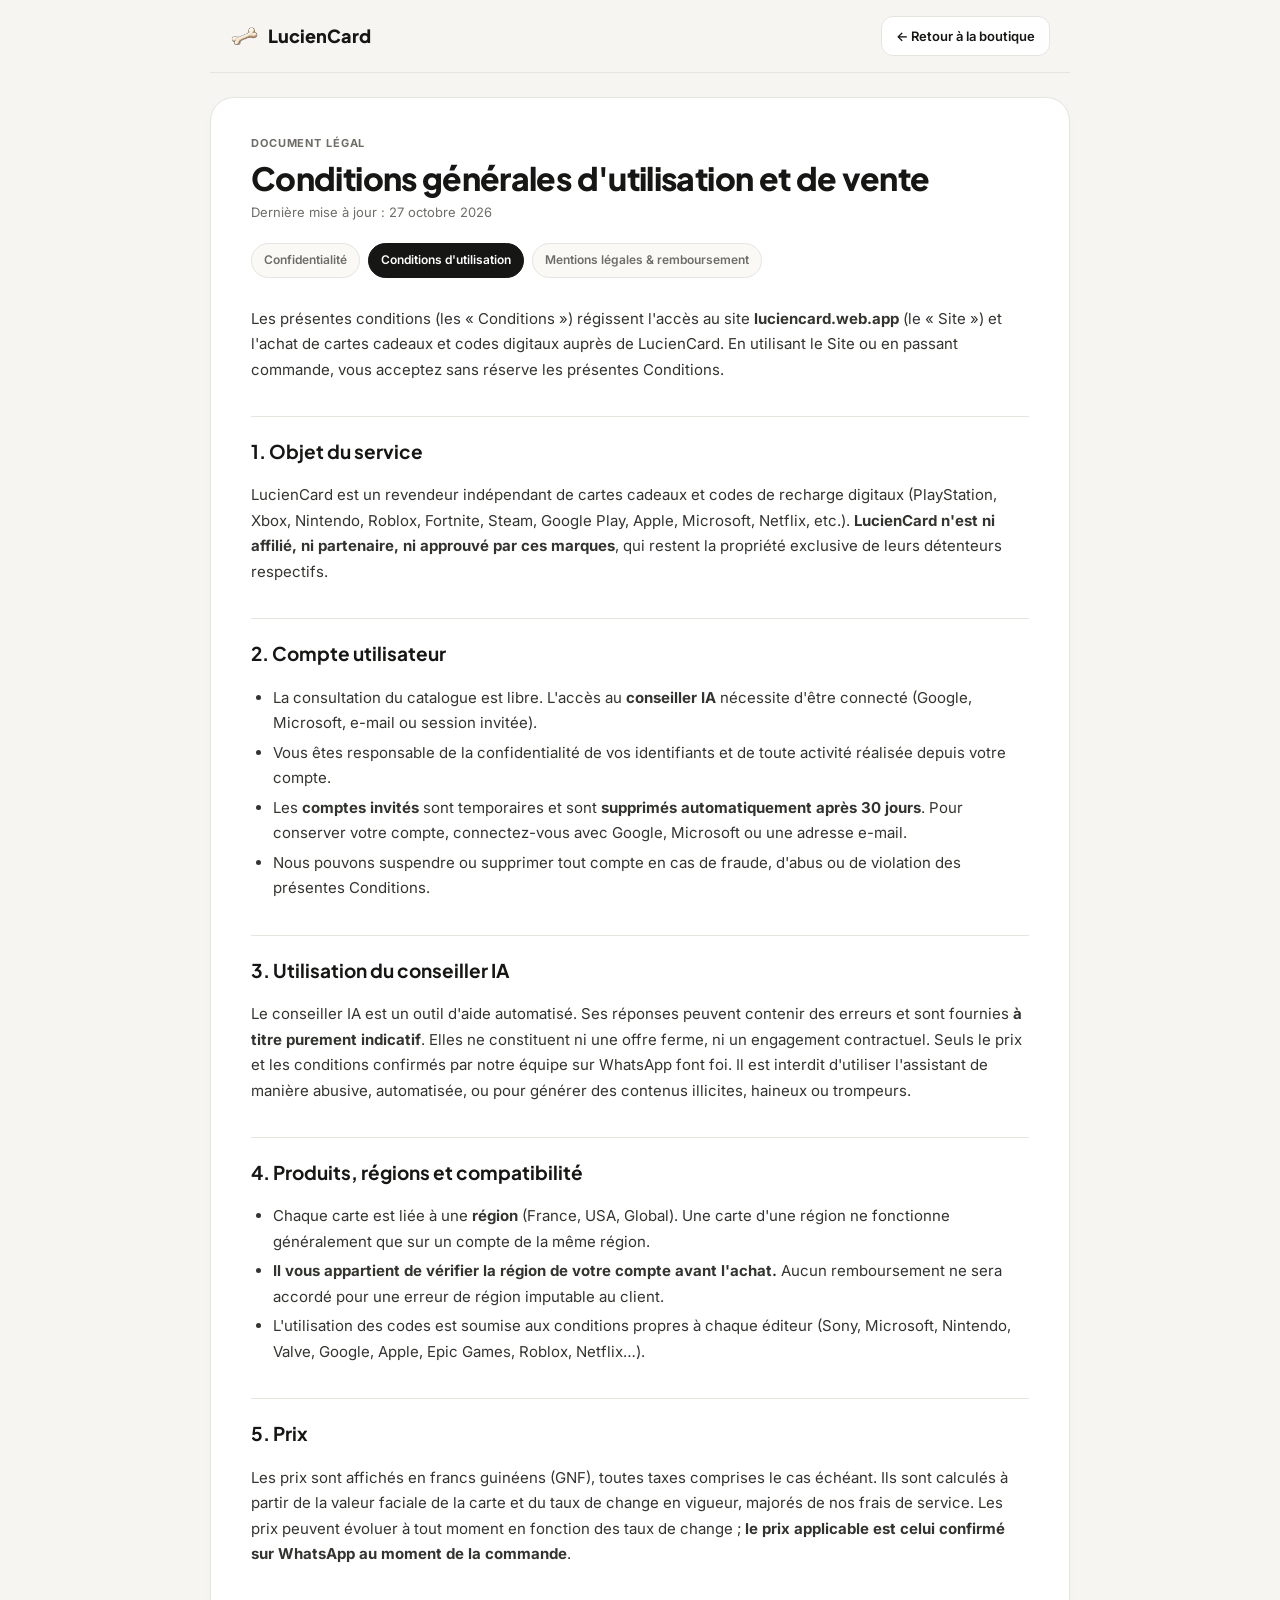
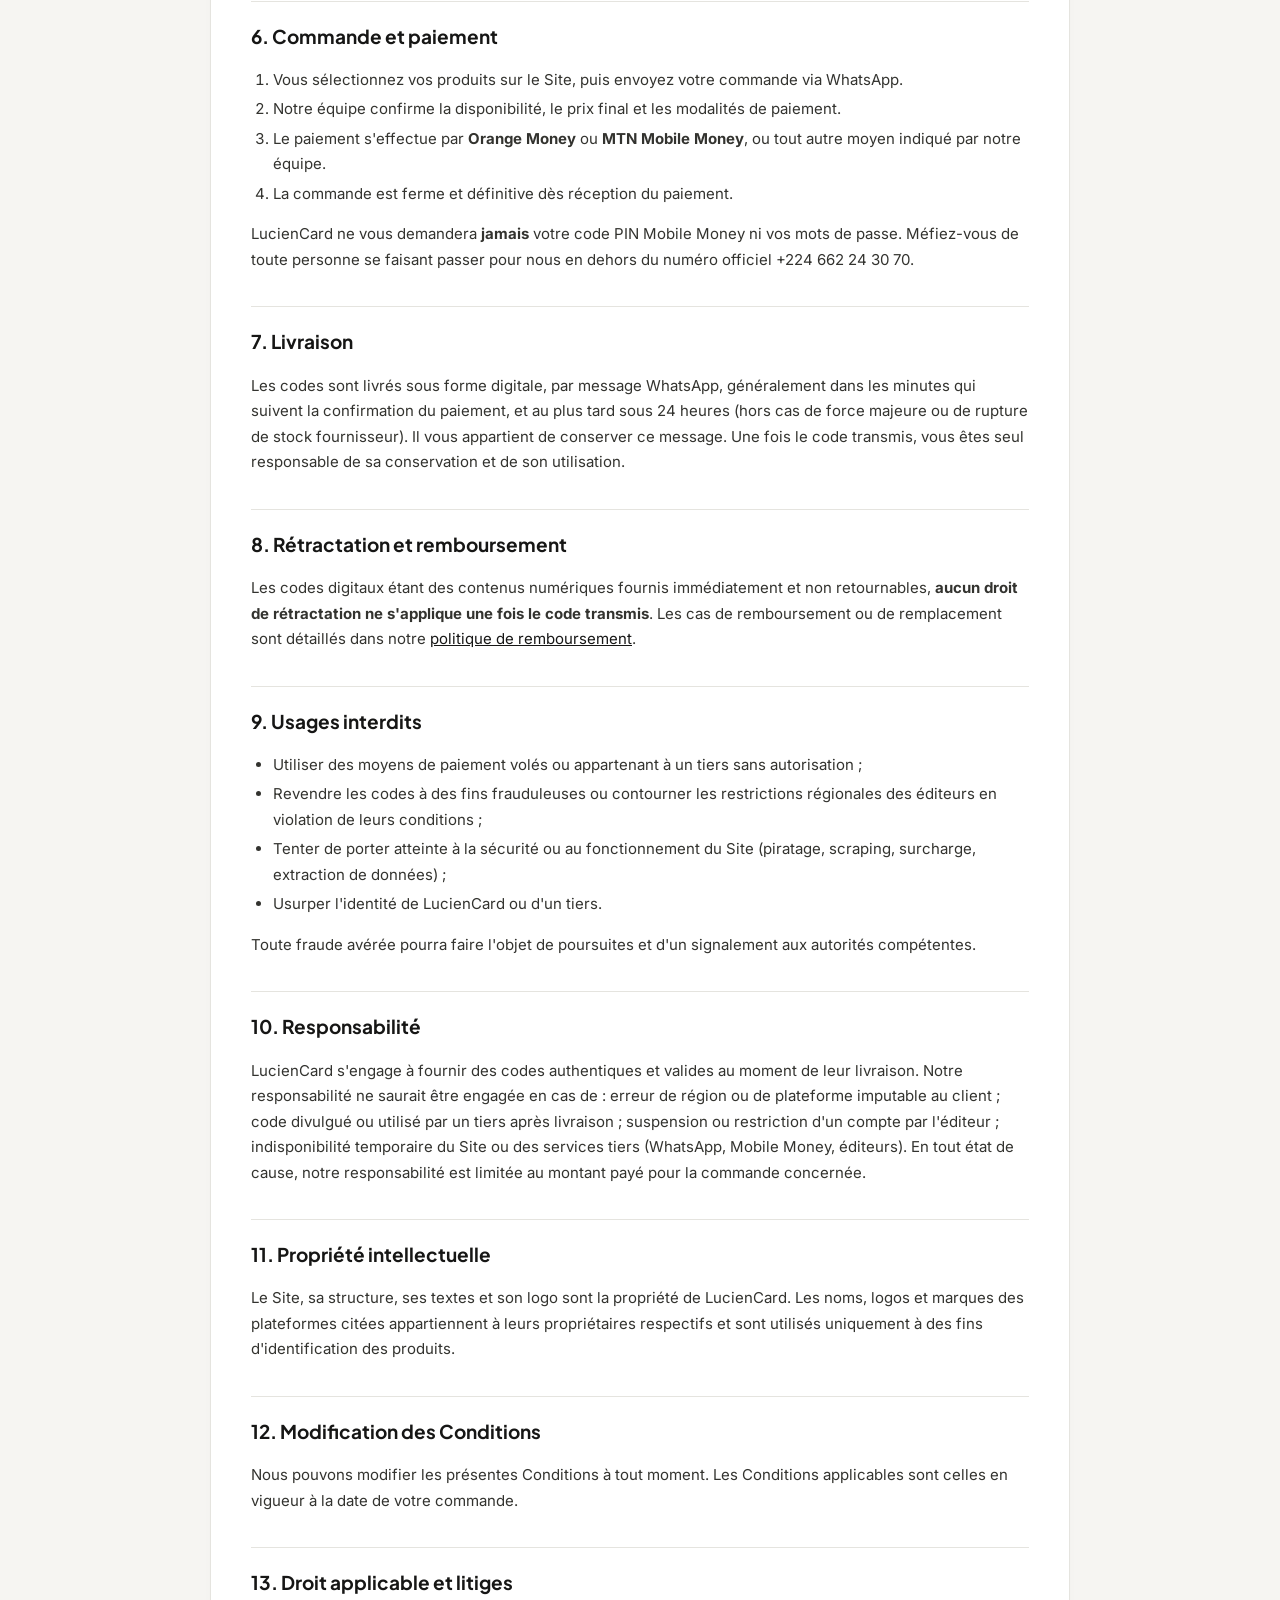
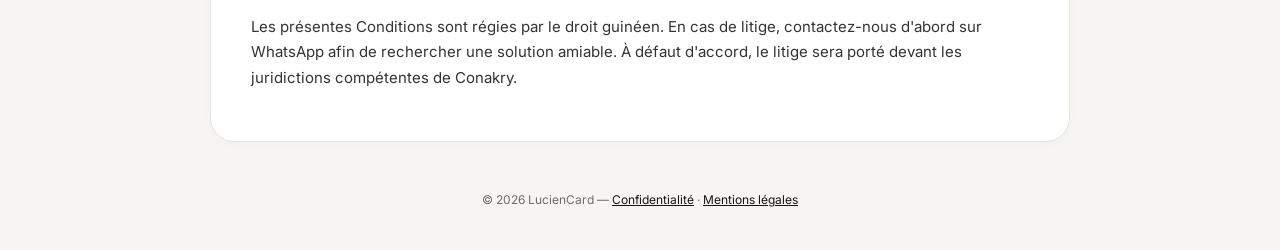
<file: conditions.html>
<!DOCTYPE html>
<html lang="fr">
<head>
  <meta charset="UTF-8" />
  <meta name="viewport" content="width=device-width, initial-scale=1.0" />
  <title>Conditions d'utilisation et de vente — LucienCard</title>
  <link rel="icon" type="image/webp" href="logo.webp" />
  <link rel="stylesheet" href="legal.css" />
</head>
<body>
  <header class="top">
    <a href="/" class="brand"><img src="logo.webp" alt="" onerror="this.style.display='none'" /> LucienCard</a>
    <a href="/" class="back">← Retour à la boutique</a>
  </header>

  <main class="doc">
    <p class="kicker">Document légal</p>
    <h1>Conditions générales d'utilisation et de vente</h1>
    <p class="updated">Dernière mise à jour : 27 octobre 2026</p>

    <nav class="toc">
      <a href="/confidentialite.html">Confidentialité</a>
      <a href="/conditions.html" class="active">Conditions d'utilisation</a>
      <a href="/mentions-legales.html">Mentions légales &amp; remboursement</a>
    </nav>

    <p>Les présentes conditions (les « Conditions ») régissent l'accès au site <strong>luciencard.web.app</strong> (le « Site ») et l'achat de cartes cadeaux et codes digitaux auprès de LucienCard. En utilisant le Site ou en passant commande, vous acceptez sans réserve les présentes Conditions.</p>

    <h2>1. Objet du service</h2>
    <p>LucienCard est un revendeur indépendant de cartes cadeaux et codes de recharge digitaux (PlayStation, Xbox, Nintendo, Roblox, Fortnite, Steam, Google Play, Apple, Microsoft, Netflix, etc.). <strong>LucienCard n'est ni affilié, ni partenaire, ni approuvé par ces marques</strong>, qui restent la propriété exclusive de leurs détenteurs respectifs.</p>

    <h2>2. Compte utilisateur</h2>
    <ul>
      <li>La consultation du catalogue est libre. L'accès au <strong>conseiller IA</strong> nécessite d'être connecté (Google, Microsoft, e-mail ou session invitée).</li>
      <li>Vous êtes responsable de la confidentialité de vos identifiants et de toute activité réalisée depuis votre compte.</li>
      <li>Les <strong>comptes invités</strong> sont temporaires et sont <strong>supprimés automatiquement après 30 jours</strong>. Pour conserver votre compte, connectez-vous avec Google, Microsoft ou une adresse e-mail.</li>
      <li>Nous pouvons suspendre ou supprimer tout compte en cas de fraude, d'abus ou de violation des présentes Conditions.</li>
    </ul>

    <h2>3. Utilisation du conseiller IA</h2>
    <p>Le conseiller IA est un outil d'aide automatisé. Ses réponses peuvent contenir des erreurs et sont fournies <strong>à titre purement indicatif</strong>. Elles ne constituent ni une offre ferme, ni un engagement contractuel. Seuls le prix et les conditions confirmés par notre équipe sur WhatsApp font foi. Il est interdit d'utiliser l'assistant de manière abusive, automatisée, ou pour générer des contenus illicites, haineux ou trompeurs.</p>

    <h2>4. Produits, régions et compatibilité</h2>
    <ul>
      <li>Chaque carte est liée à une <strong>région</strong> (France, USA, Global). Une carte d'une région ne fonctionne généralement que sur un compte de la même région.</li>
      <li><strong>Il vous appartient de vérifier la région de votre compte avant l'achat.</strong> Aucun remboursement ne sera accordé pour une erreur de région imputable au client.</li>
      <li>L'utilisation des codes est soumise aux conditions propres à chaque éditeur (Sony, Microsoft, Nintendo, Valve, Google, Apple, Epic Games, Roblox, Netflix…).</li>
    </ul>

    <h2>5. Prix</h2>
    <p>Les prix sont affichés en francs guinéens (GNF), toutes taxes comprises le cas échéant. Ils sont calculés à partir de la valeur faciale de la carte et du taux de change en vigueur, majorés de nos frais de service. Les prix peuvent évoluer à tout moment en fonction des taux de change ; <strong>le prix applicable est celui confirmé sur WhatsApp au moment de la commande</strong>.</p>

    <h2>6. Commande et paiement</h2>
    <ol>
      <li>Vous sélectionnez vos produits sur le Site, puis envoyez votre commande via WhatsApp.</li>
      <li>Notre équipe confirme la disponibilité, le prix final et les modalités de paiement.</li>
      <li>Le paiement s'effectue par <strong>Orange Money</strong> ou <strong>MTN Mobile Money</strong>, ou tout autre moyen indiqué par notre équipe.</li>
      <li>La commande est ferme et définitive dès réception du paiement.</li>
    </ol>
    <p>LucienCard ne vous demandera <strong>jamais</strong> votre code PIN Mobile Money ni vos mots de passe. Méfiez-vous de toute personne se faisant passer pour nous en dehors du numéro officiel +224 662 24 30 70.</p>

    <h2>7. Livraison</h2>
    <p>Les codes sont livrés sous forme digitale, par message WhatsApp, généralement dans les minutes qui suivent la confirmation du paiement, et au plus tard sous 24 heures (hors cas de force majeure ou de rupture de stock fournisseur). Il vous appartient de conserver ce message. Une fois le code transmis, vous êtes seul responsable de sa conservation et de son utilisation.</p>

    <h2>8. Rétractation et remboursement</h2>
    <p>Les codes digitaux étant des contenus numériques fournis immédiatement et non retournables, <strong>aucun droit de rétractation ne s'applique une fois le code transmis</strong>. Les cas de remboursement ou de remplacement sont détaillés dans notre <a href="/mentions-legales.html#remboursement">politique de remboursement</a>.</p>

    <h2>9. Usages interdits</h2>
    <ul>
      <li>Utiliser des moyens de paiement volés ou appartenant à un tiers sans autorisation ;</li>
      <li>Revendre les codes à des fins frauduleuses ou contourner les restrictions régionales des éditeurs en violation de leurs conditions ;</li>
      <li>Tenter de porter atteinte à la sécurité ou au fonctionnement du Site (piratage, scraping, surcharge, extraction de données) ;</li>
      <li>Usurper l'identité de LucienCard ou d'un tiers.</li>
    </ul>
    <p>Toute fraude avérée pourra faire l'objet de poursuites et d'un signalement aux autorités compétentes.</p>

    <h2>10. Responsabilité</h2>
    <p>LucienCard s'engage à fournir des codes authentiques et valides au moment de leur livraison. Notre responsabilité ne saurait être engagée en cas de : erreur de région ou de plateforme imputable au client ; code divulgué ou utilisé par un tiers après livraison ; suspension ou restriction d'un compte par l'éditeur ; indisponibilité temporaire du Site ou des services tiers (WhatsApp, Mobile Money, éditeurs). En tout état de cause, notre responsabilité est limitée au montant payé pour la commande concernée.</p>

    <h2>11. Propriété intellectuelle</h2>
    <p>Le Site, sa structure, ses textes et son logo sont la propriété de LucienCard. Les noms, logos et marques des plateformes citées appartiennent à leurs propriétaires respectifs et sont utilisés uniquement à des fins d'identification des produits.</p>

    <h2>12. Modification des Conditions</h2>
    <p>Nous pouvons modifier les présentes Conditions à tout moment. Les Conditions applicables sont celles en vigueur à la date de votre commande.</p>

    <h2>13. Droit applicable et litiges</h2>
    <p>Les présentes Conditions sont régies par le droit guinéen. En cas de litige, contactez-nous d'abord sur WhatsApp afin de rechercher une solution amiable. À défaut d'accord, le litige sera porté devant les juridictions compétentes de Conakry.</p>
  </main>

  <footer class="foot">© 2026 LucienCard — <a href="/confidentialite.html">Confidentialité</a> · <a href="/mentions-legales.html">Mentions légales</a></footer>
</body>
</html>
</file>
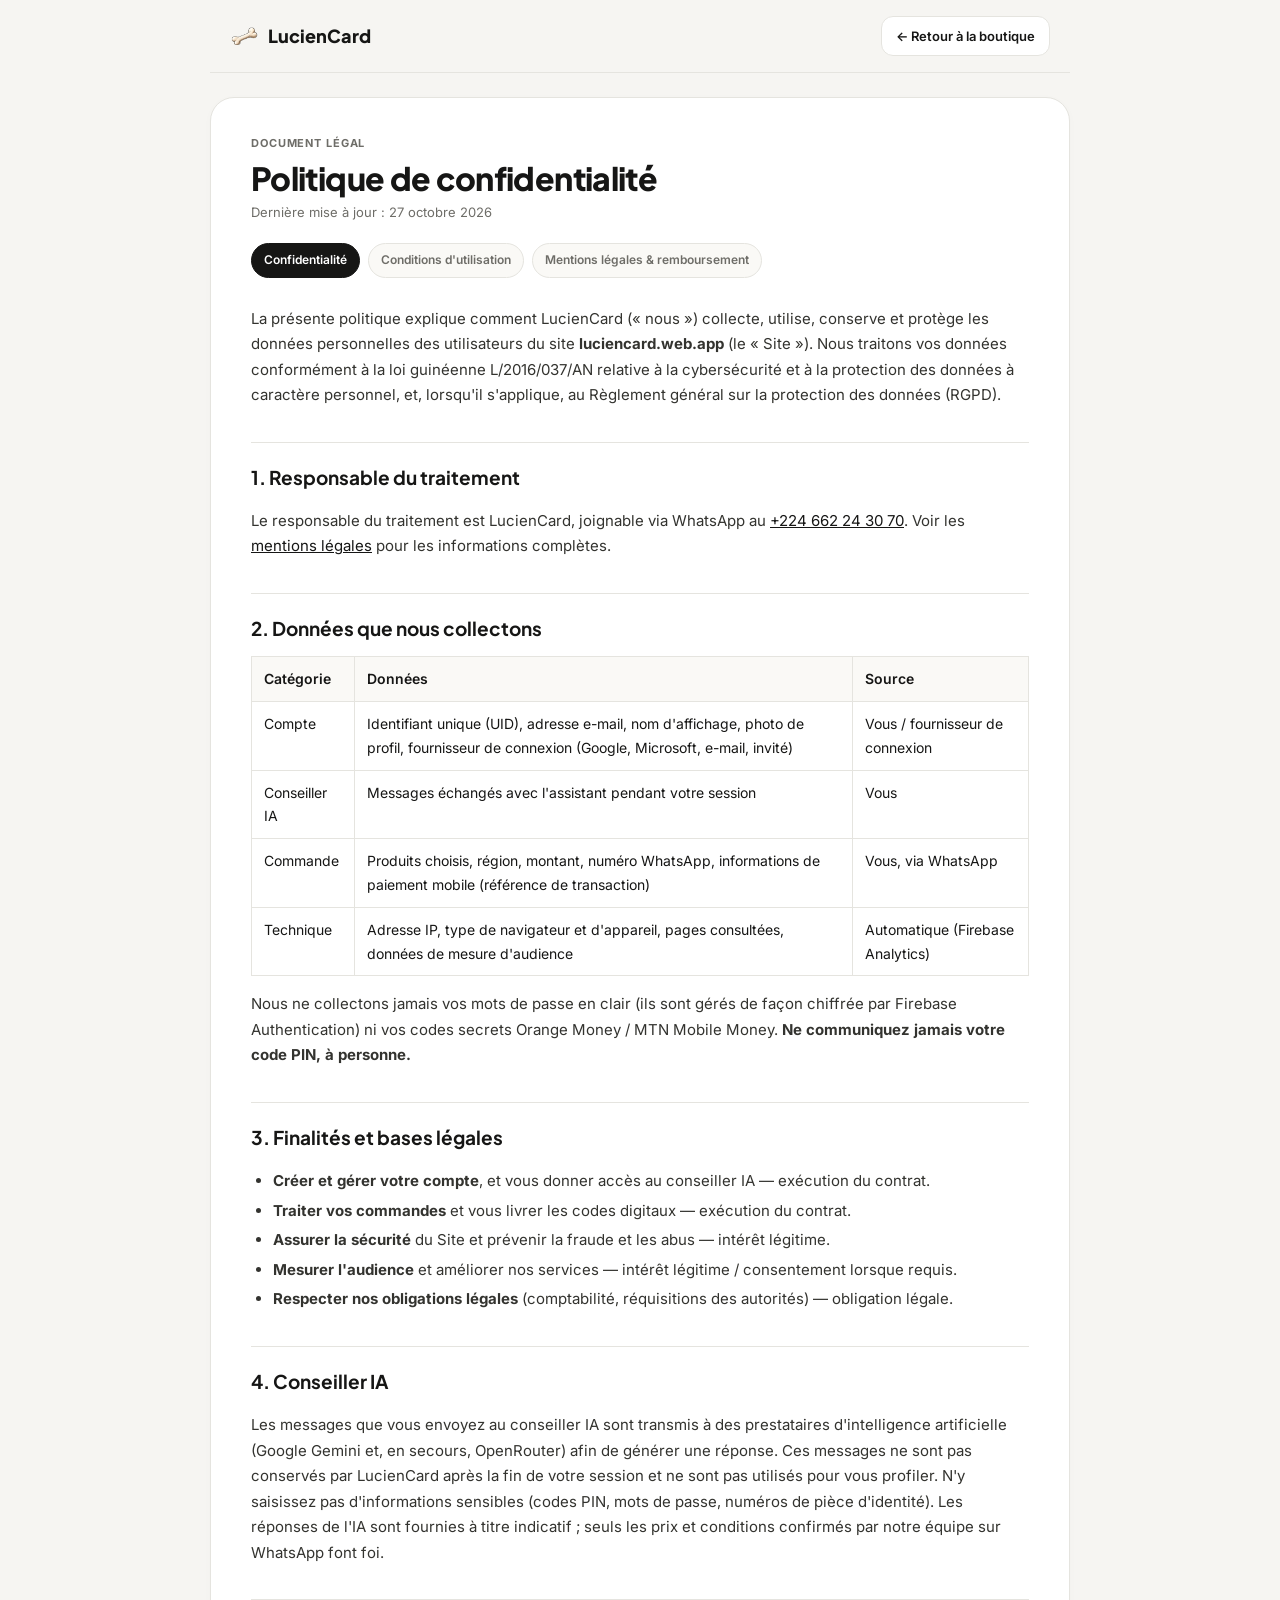
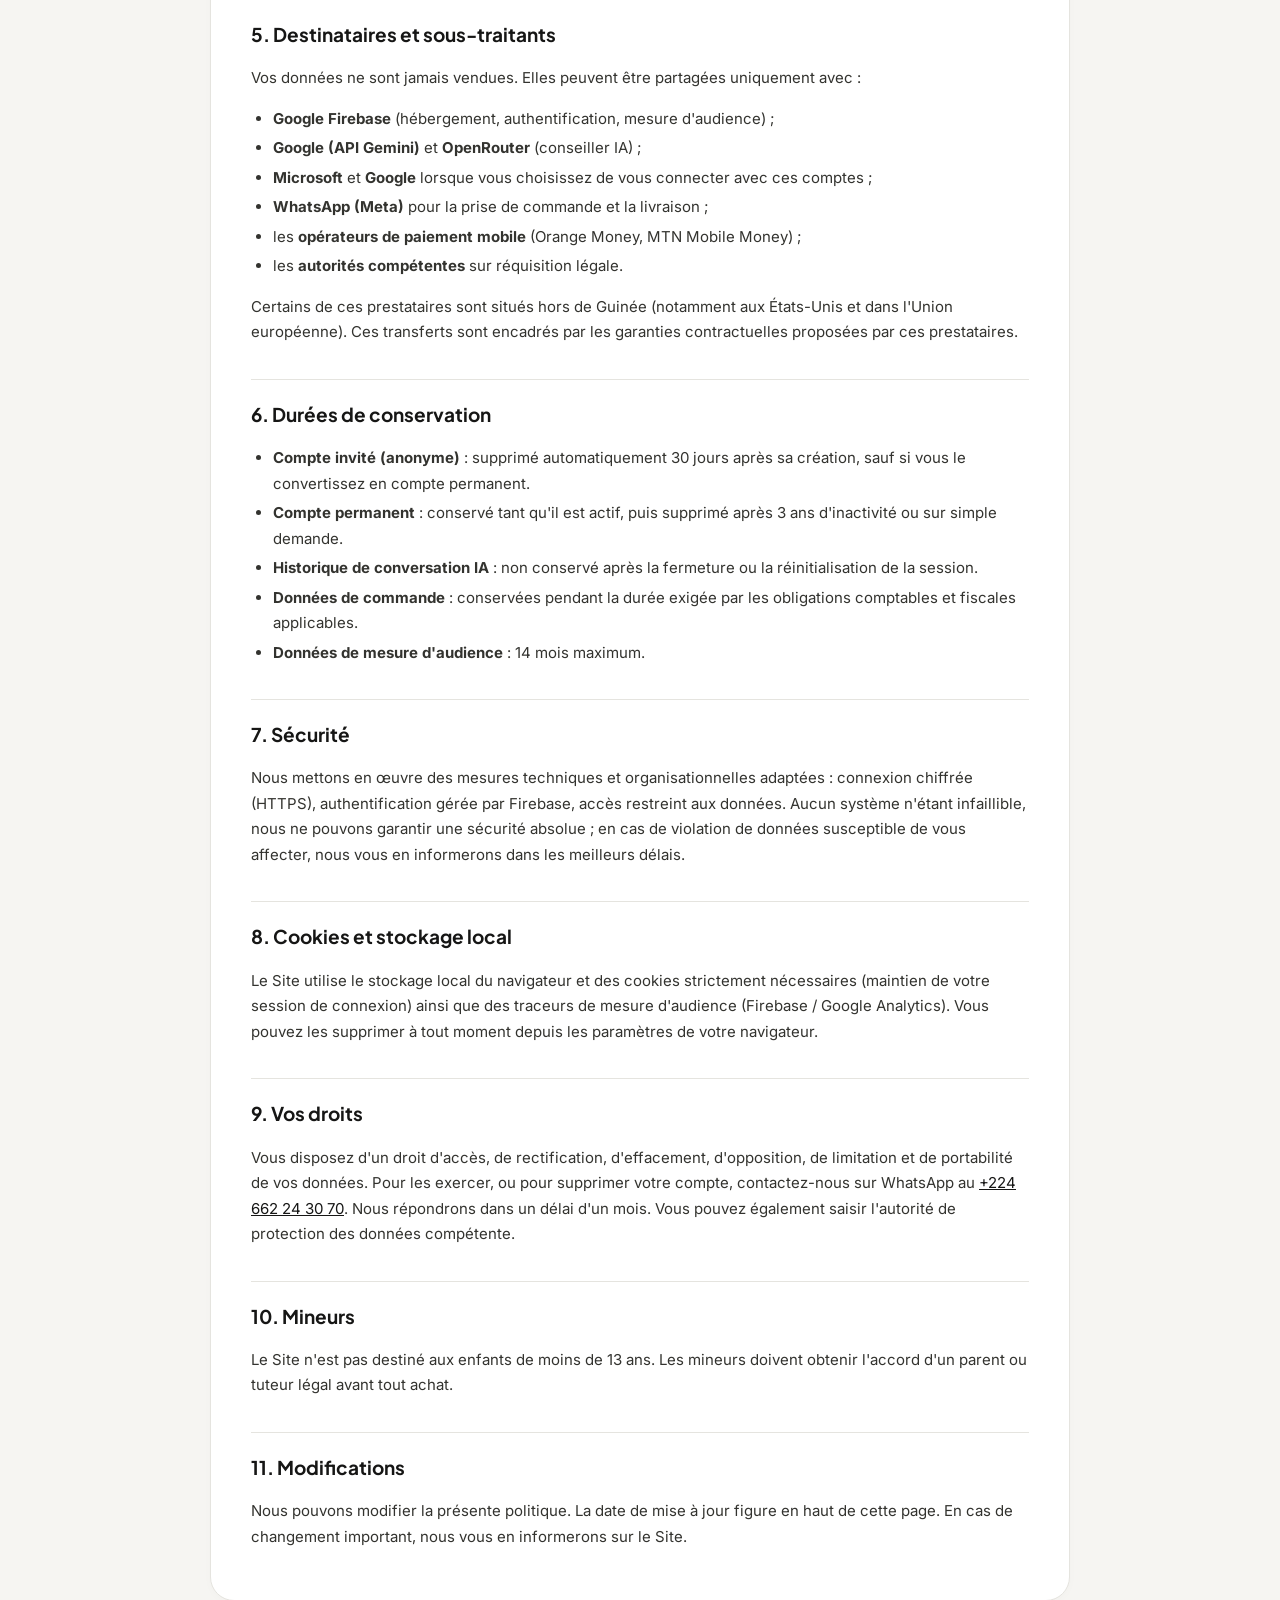
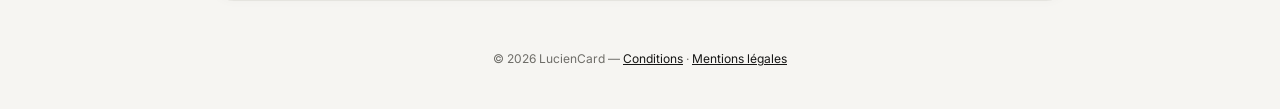
<file: confidentialite.html>
<!DOCTYPE html>
<html lang="fr">
<head>
  <meta charset="UTF-8" />
  <meta name="viewport" content="width=device-width, initial-scale=1.0" />
  <title>Politique de confidentialité — LucienCard</title>
  <link rel="icon" type="image/webp" href="logo.webp" />
  <link rel="stylesheet" href="legal.css" />
</head>
<body>
  <header class="top">
    <a href="/" class="brand"><img src="logo.webp" alt="" onerror="this.style.display='none'" /> LucienCard</a>
    <a href="/" class="back">← Retour à la boutique</a>
  </header>

  <main class="doc">
    <p class="kicker">Document légal</p>
    <h1>Politique de confidentialité</h1>
    <p class="updated">Dernière mise à jour : 27 octobre 2026</p>

    <nav class="toc">
      <a href="/confidentialite.html" class="active">Confidentialité</a>
      <a href="/conditions.html">Conditions d'utilisation</a>
      <a href="/mentions-legales.html">Mentions légales &amp; remboursement</a>
    </nav>

    <p>La présente politique explique comment LucienCard (« nous ») collecte, utilise, conserve et protège les données personnelles des utilisateurs du site <strong>luciencard.web.app</strong> (le « Site »). Nous traitons vos données conformément à la loi guinéenne L/2016/037/AN relative à la cybersécurité et à la protection des données à caractère personnel, et, lorsqu'il s'applique, au Règlement général sur la protection des données (RGPD).</p>

    <h2>1. Responsable du traitement</h2>
    <p>Le responsable du traitement est LucienCard, joignable via WhatsApp au <a href="https://wa.me/224662243070">+224 662 24 30 70</a>. Voir les <a href="/mentions-legales.html">mentions légales</a> pour les informations complètes.</p>

    <h2>2. Données que nous collectons</h2>
    <table>
      <thead><tr><th>Catégorie</th><th>Données</th><th>Source</th></tr></thead>
      <tbody>
        <tr><td>Compte</td><td>Identifiant unique (UID), adresse e-mail, nom d'affichage, photo de profil, fournisseur de connexion (Google, Microsoft, e-mail, invité)</td><td>Vous / fournisseur de connexion</td></tr>
        <tr><td>Conseiller IA</td><td>Messages échangés avec l'assistant pendant votre session</td><td>Vous</td></tr>
        <tr><td>Commande</td><td>Produits choisis, région, montant, numéro WhatsApp, informations de paiement mobile (référence de transaction)</td><td>Vous, via WhatsApp</td></tr>
        <tr><td>Technique</td><td>Adresse IP, type de navigateur et d'appareil, pages consultées, données de mesure d'audience</td><td>Automatique (Firebase Analytics)</td></tr>
      </tbody>
    </table>
    <p>Nous ne collectons jamais vos mots de passe en clair (ils sont gérés de façon chiffrée par Firebase Authentication) ni vos codes secrets Orange Money / MTN Mobile Money. <strong>Ne communiquez jamais votre code PIN, à personne.</strong></p>

    <h2>3. Finalités et bases légales</h2>
    <ul>
      <li><strong>Créer et gérer votre compte</strong>, et vous donner accès au conseiller IA — exécution du contrat.</li>
      <li><strong>Traiter vos commandes</strong> et vous livrer les codes digitaux — exécution du contrat.</li>
      <li><strong>Assurer la sécurité</strong> du Site et prévenir la fraude et les abus — intérêt légitime.</li>
      <li><strong>Mesurer l'audience</strong> et améliorer nos services — intérêt légitime / consentement lorsque requis.</li>
      <li><strong>Respecter nos obligations légales</strong> (comptabilité, réquisitions des autorités) — obligation légale.</li>
    </ul>

    <h2>4. Conseiller IA</h2>
    <p>Les messages que vous envoyez au conseiller IA sont transmis à des prestataires d'intelligence artificielle (Google Gemini et, en secours, OpenRouter) afin de générer une réponse. Ces messages ne sont pas conservés par LucienCard après la fin de votre session et ne sont pas utilisés pour vous profiler. N'y saisissez pas d'informations sensibles (codes PIN, mots de passe, numéros de pièce d'identité). Les réponses de l'IA sont fournies à titre indicatif ; seuls les prix et conditions confirmés par notre équipe sur WhatsApp font foi.</p>

    <h2>5. Destinataires et sous-traitants</h2>
    <p>Vos données ne sont jamais vendues. Elles peuvent être partagées uniquement avec :</p>
    <ul>
      <li><strong>Google Firebase</strong> (hébergement, authentification, mesure d'audience) ;</li>
      <li><strong>Google (API Gemini)</strong> et <strong>OpenRouter</strong> (conseiller IA) ;</li>
      <li><strong>Microsoft</strong> et <strong>Google</strong> lorsque vous choisissez de vous connecter avec ces comptes ;</li>
      <li><strong>WhatsApp (Meta)</strong> pour la prise de commande et la livraison ;</li>
      <li>les <strong>opérateurs de paiement mobile</strong> (Orange Money, MTN Mobile Money) ;</li>
      <li>les <strong>autorités compétentes</strong> sur réquisition légale.</li>
    </ul>
    <p>Certains de ces prestataires sont situés hors de Guinée (notamment aux États-Unis et dans l'Union européenne). Ces transferts sont encadrés par les garanties contractuelles proposées par ces prestataires.</p>

    <h2>6. Durées de conservation</h2>
    <ul>
      <li><strong>Compte invité (anonyme)</strong> : supprimé automatiquement 30 jours après sa création, sauf si vous le convertissez en compte permanent.</li>
      <li><strong>Compte permanent</strong> : conservé tant qu'il est actif, puis supprimé après 3 ans d'inactivité ou sur simple demande.</li>
      <li><strong>Historique de conversation IA</strong> : non conservé après la fermeture ou la réinitialisation de la session.</li>
      <li><strong>Données de commande</strong> : conservées pendant la durée exigée par les obligations comptables et fiscales applicables.</li>
      <li><strong>Données de mesure d'audience</strong> : 14 mois maximum.</li>
    </ul>

    <h2>7. Sécurité</h2>
    <p>Nous mettons en œuvre des mesures techniques et organisationnelles adaptées : connexion chiffrée (HTTPS), authentification gérée par Firebase, accès restreint aux données. Aucun système n'étant infaillible, nous ne pouvons garantir une sécurité absolue ; en cas de violation de données susceptible de vous affecter, nous vous en informerons dans les meilleurs délais.</p>

    <h2>8. Cookies et stockage local</h2>
    <p>Le Site utilise le stockage local du navigateur et des cookies strictement nécessaires (maintien de votre session de connexion) ainsi que des traceurs de mesure d'audience (Firebase / Google Analytics). Vous pouvez les supprimer à tout moment depuis les paramètres de votre navigateur.</p>

    <h2>9. Vos droits</h2>
    <p>Vous disposez d'un droit d'accès, de rectification, d'effacement, d'opposition, de limitation et de portabilité de vos données. Pour les exercer, ou pour supprimer votre compte, contactez-nous sur WhatsApp au <a href="https://wa.me/224662243070">+224 662 24 30 70</a>. Nous répondrons dans un délai d'un mois. Vous pouvez également saisir l'autorité de protection des données compétente.</p>

    <h2>10. Mineurs</h2>
    <p>Le Site n'est pas destiné aux enfants de moins de 13 ans. Les mineurs doivent obtenir l'accord d'un parent ou tuteur légal avant tout achat.</p>

    <h2>11. Modifications</h2>
    <p>Nous pouvons modifier la présente politique. La date de mise à jour figure en haut de cette page. En cas de changement important, nous vous en informerons sur le Site.</p>
  </main>

  <footer class="foot">© 2026 LucienCard — <a href="/conditions.html">Conditions</a> · <a href="/mentions-legales.html">Mentions légales</a></footer>
</body>
</html>
</file>
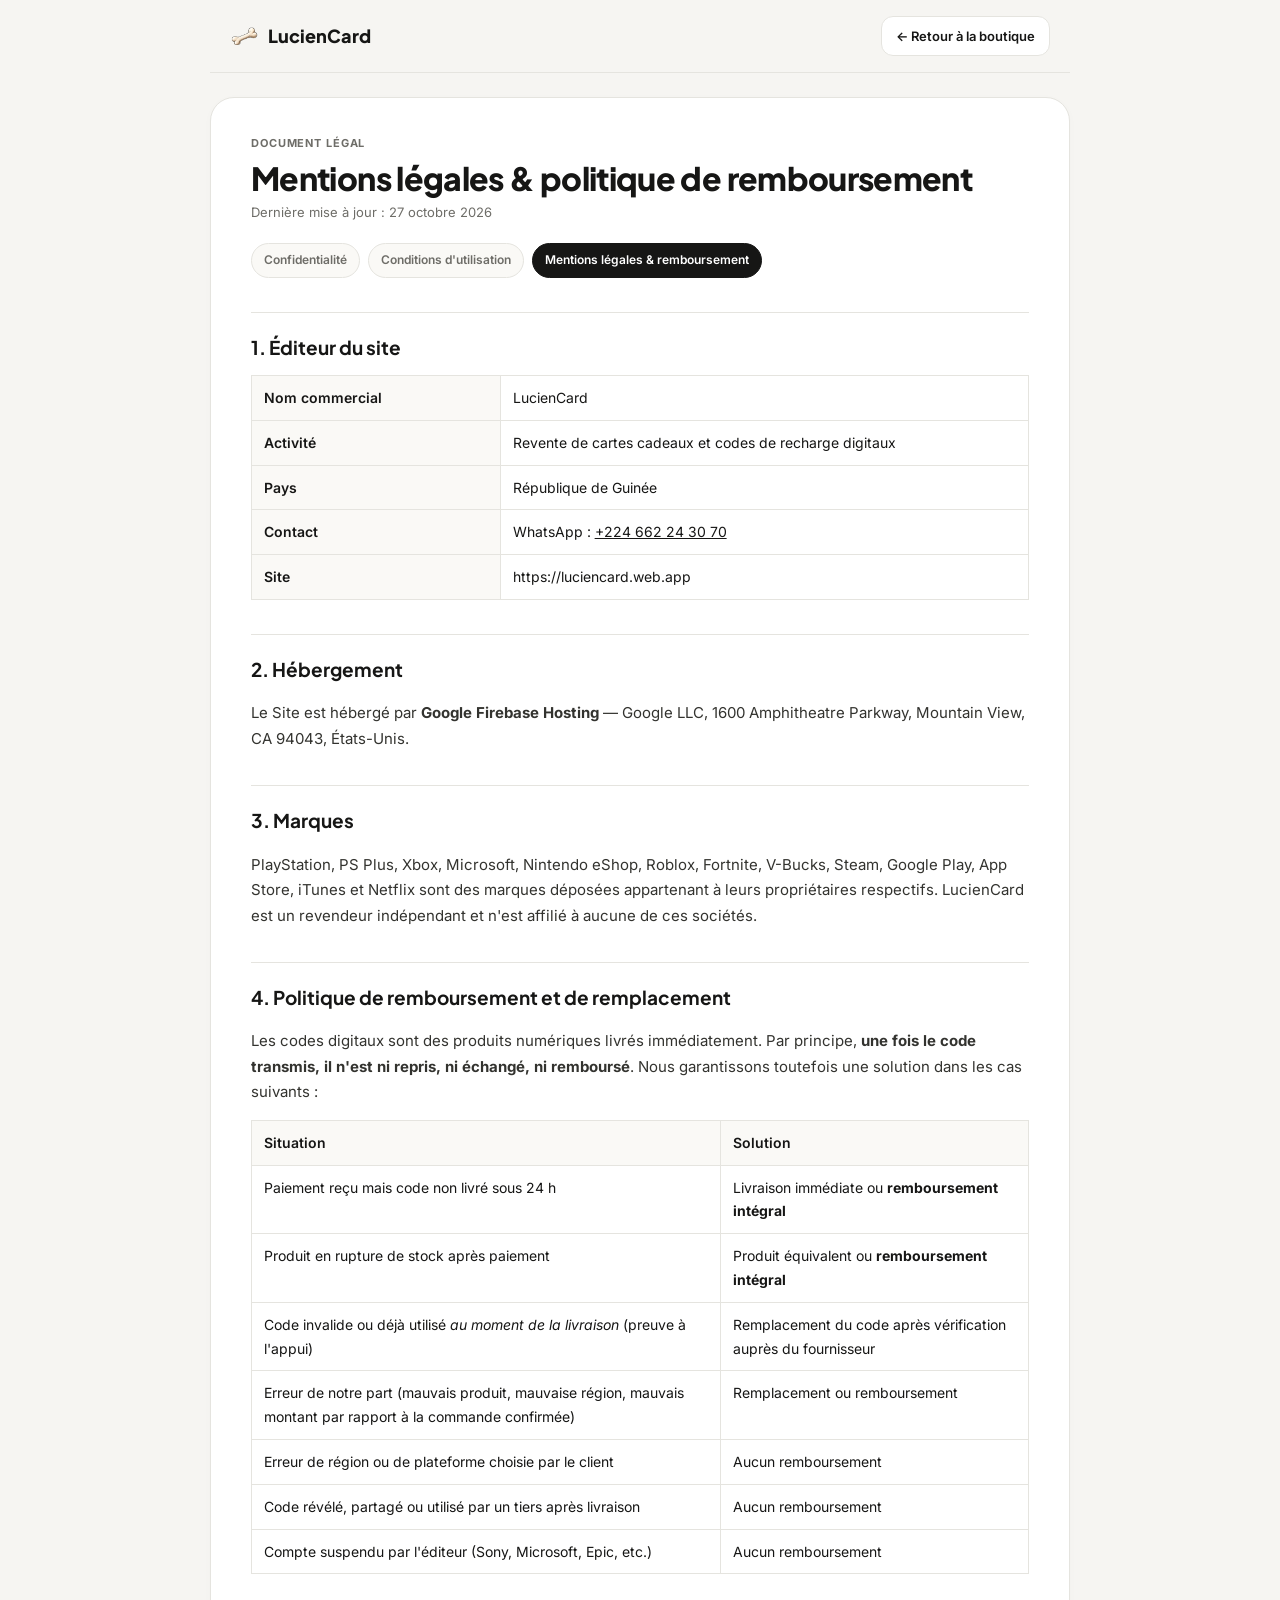
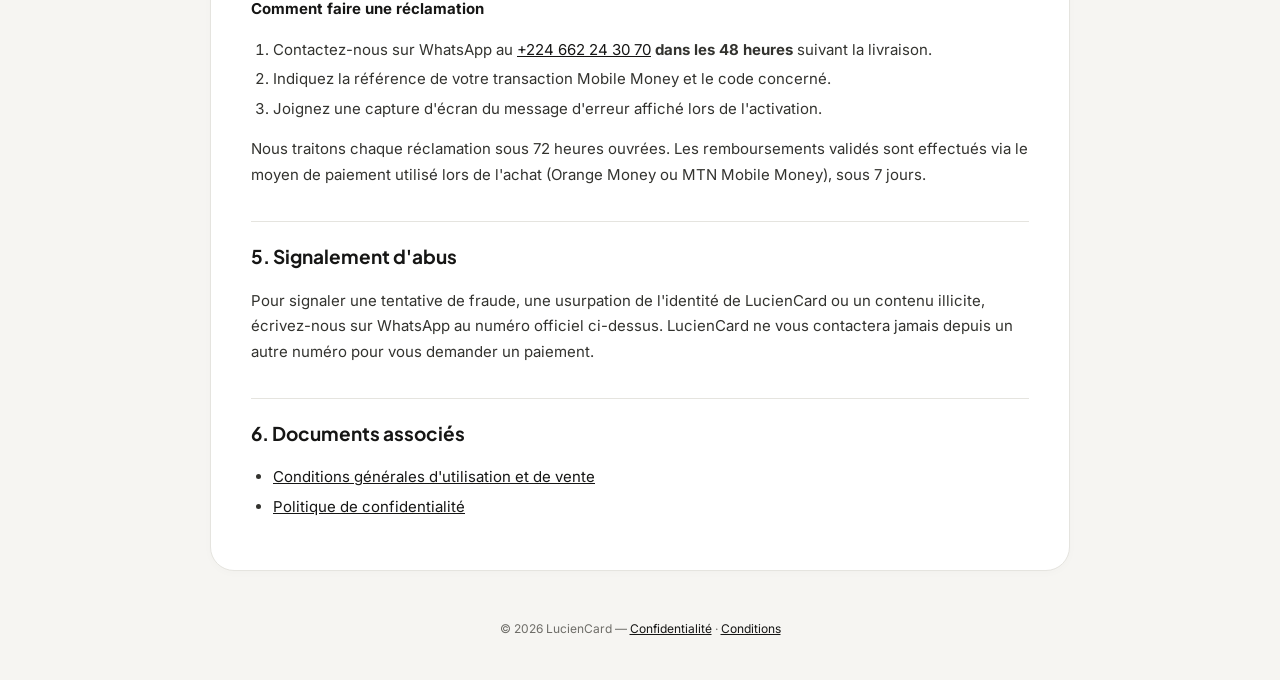
<file: mentions-legales.html>
<!DOCTYPE html>
<html lang="fr">
<head>
  <meta charset="UTF-8" />
  <meta name="viewport" content="width=device-width, initial-scale=1.0" />
  <title>Mentions légales et politique de remboursement — LucienCard</title>
  <link rel="icon" type="image/webp" href="logo.webp" />
  <link rel="stylesheet" href="legal.css" />
</head>
<body>
  <header class="top">
    <a href="/" class="brand"><img src="logo.webp" alt="" onerror="this.style.display='none'" /> LucienCard</a>
    <a href="/" class="back">← Retour à la boutique</a>
  </header>

  <main class="doc">
    <p class="kicker">Document légal</p>
    <h1>Mentions légales &amp; politique de remboursement</h1>
    <p class="updated">Dernière mise à jour : 27 octobre 2026</p>

    <nav class="toc">
      <a href="/confidentialite.html">Confidentialité</a>
      <a href="/conditions.html">Conditions d'utilisation</a>
      <a href="/mentions-legales.html" class="active">Mentions légales &amp; remboursement</a>
    </nav>

    <h2>1. Éditeur du site</h2>
    <table>
      <tbody>
        <tr><th>Nom commercial</th><td>LucienCard</td></tr>
        <tr><th>Activité</th><td>Revente de cartes cadeaux et codes de recharge digitaux</td></tr>
        <tr><th>Pays</th><td>République de Guinée</td></tr>
        <tr><th>Contact</th><td>WhatsApp : <a href="https://wa.me/224662243070">+224 662 24 30 70</a></td></tr>
        <tr><th>Site</th><td>https://luciencard.web.app</td></tr>
      </tbody>
    </table>

    <h2>2. Hébergement</h2>
    <p>Le Site est hébergé par <strong>Google Firebase Hosting</strong> — Google LLC, 1600 Amphitheatre Parkway, Mountain View, CA 94043, États-Unis.</p>

    <h2>3. Marques</h2>
    <p>PlayStation, PS Plus, Xbox, Microsoft, Nintendo eShop, Roblox, Fortnite, V-Bucks, Steam, Google Play, App Store, iTunes et Netflix sont des marques déposées appartenant à leurs propriétaires respectifs. LucienCard est un revendeur indépendant et n'est affilié à aucune de ces sociétés.</p>

    <h2 id="remboursement">4. Politique de remboursement et de remplacement</h2>
    <p>Les codes digitaux sont des produits numériques livrés immédiatement. Par principe, <strong>une fois le code transmis, il n'est ni repris, ni échangé, ni remboursé</strong>. Nous garantissons toutefois une solution dans les cas suivants :</p>

    <table>
      <thead><tr><th>Situation</th><th>Solution</th></tr></thead>
      <tbody>
        <tr><td>Paiement reçu mais code non livré sous 24 h</td><td>Livraison immédiate ou <strong>remboursement intégral</strong></td></tr>
        <tr><td>Produit en rupture de stock après paiement</td><td>Produit équivalent ou <strong>remboursement intégral</strong></td></tr>
        <tr><td>Code invalide ou déjà utilisé <em>au moment de la livraison</em> (preuve à l'appui)</td><td>Remplacement du code après vérification auprès du fournisseur</td></tr>
        <tr><td>Erreur de notre part (mauvais produit, mauvaise région, mauvais montant par rapport à la commande confirmée)</td><td>Remplacement ou remboursement</td></tr>
        <tr><td>Erreur de région ou de plateforme choisie par le client</td><td>Aucun remboursement</td></tr>
        <tr><td>Code révélé, partagé ou utilisé par un tiers après livraison</td><td>Aucun remboursement</td></tr>
        <tr><td>Compte suspendu par l'éditeur (Sony, Microsoft, Epic, etc.)</td><td>Aucun remboursement</td></tr>
      </tbody>
    </table>

    <h3>Comment faire une réclamation</h3>
    <ol>
      <li>Contactez-nous sur WhatsApp au <a href="https://wa.me/224662243070">+224 662 24 30 70</a> <strong>dans les 48 heures</strong> suivant la livraison.</li>
      <li>Indiquez la référence de votre transaction Mobile Money et le code concerné.</li>
      <li>Joignez une capture d'écran du message d'erreur affiché lors de l'activation.</li>
    </ol>
    <p>Nous traitons chaque réclamation sous 72 heures ouvrées. Les remboursements validés sont effectués via le moyen de paiement utilisé lors de l'achat (Orange Money ou MTN Mobile Money), sous 7 jours.</p>

    <h2>5. Signalement d'abus</h2>
    <p>Pour signaler une tentative de fraude, une usurpation de l'identité de LucienCard ou un contenu illicite, écrivez-nous sur WhatsApp au numéro officiel ci-dessus. LucienCard ne vous contactera jamais depuis un autre numéro pour vous demander un paiement.</p>

    <h2>6. Documents associés</h2>
    <ul>
      <li><a href="/conditions.html">Conditions générales d'utilisation et de vente</a></li>
      <li><a href="/confidentialite.html">Politique de confidentialité</a></li>
    </ul>
  </main>

  <footer class="foot">© 2026 LucienCard — <a href="/confidentialite.html">Confidentialité</a> · <a href="/conditions.html">Conditions</a></footer>
</body>
</html>
</file>
<file: legal.css>
@import url('https://fonts.googleapis.com/css2?family=Inter:wght@400;500;600;700&family=Plus+Jakarta+Sans:wght@700;800&display=swap');

:root { --canvas:#F6F5F2; --surface:#fff; --ink:#161615; --muted:#6E6D68; --line:#E5E4DF; }
* { box-sizing: border-box; }
body { margin:0; background:var(--canvas); color:var(--ink); font-family:Inter, system-ui, sans-serif; font-size:15px; line-height:1.7; -webkit-font-smoothing:antialiased; }
a { color:var(--ink); }

.top { position:sticky; top:0; z-index:10; display:flex; align-items:center; justify-content:space-between; gap:12px; max-width:860px; margin:0 auto; padding:16px 20px; background:rgba(246,245,242,.95); backdrop-filter:blur(8px); border-bottom:1px solid var(--line); }
.brand { display:flex; align-items:center; gap:10px; font-family:'Plus Jakarta Sans',sans-serif; font-weight:800; font-size:18px; text-decoration:none; }
.brand img { width:28px; height:28px; object-fit:contain; }
.back { font-size:13px; font-weight:600; text-decoration:none; padding:8px 14px; border:1px solid var(--line); border-radius:12px; background:var(--surface); }
.back:hover { background:#fafafa; }

.doc { max-width:860px; margin:24px auto 48px; padding:36px 40px; background:var(--surface); border:1px solid var(--line); border-radius:24px; box-shadow:0 2px 10px rgba(0,0,0,.02); }
.kicker { margin:0; font-size:11px; font-weight:700; letter-spacing:.08em; text-transform:uppercase; color:var(--muted); }
h1 { font-family:'Plus Jakarta Sans',sans-serif; font-weight:800; font-size:32px; line-height:1.2; letter-spacing:-.02em; margin:6px 0 4px; }
.updated { margin:0 0 20px; font-size:13px; color:var(--muted); }
h2 { font-family:'Plus Jakarta Sans',sans-serif; font-weight:700; font-size:19px; margin:34px 0 10px; padding-top:18px; border-top:1px solid var(--line); scroll-margin-top:80px; }
h3 { font-size:15px; font-weight:700; margin:22px 0 8px; }
p, li { color:#33332f; }
ul, ol { padding-left:22px; }
li { margin:4px 0; }

.toc { display:flex; flex-wrap:wrap; gap:8px; margin:0 0 28px; }
.toc a { font-size:12px; font-weight:600; text-decoration:none; padding:6px 12px; border-radius:999px; border:1px solid var(--line); background:#FAF9F6; color:var(--muted); }
.toc a.active, .toc a:hover { background:var(--ink); color:#fff; border-color:var(--ink); }

table { width:100%; border-collapse:collapse; margin:12px 0; font-size:14px; }
th, td { text-align:left; vertical-align:top; padding:10px 12px; border:1px solid var(--line); }
thead th, tbody th { background:#FAF9F6; font-weight:600; }
tbody th { width:32%; }

.foot { text-align:center; font-size:12px; color:var(--muted); padding:0 20px 40px; }

@media (max-width:640px) {
  .doc { margin:12px; padding:24px 20px; border-radius:18px; }
  h1 { font-size:25px; }
  .back { padding:6px 10px; font-size:12px; }
  table { font-size:13px; }
}
</file>
